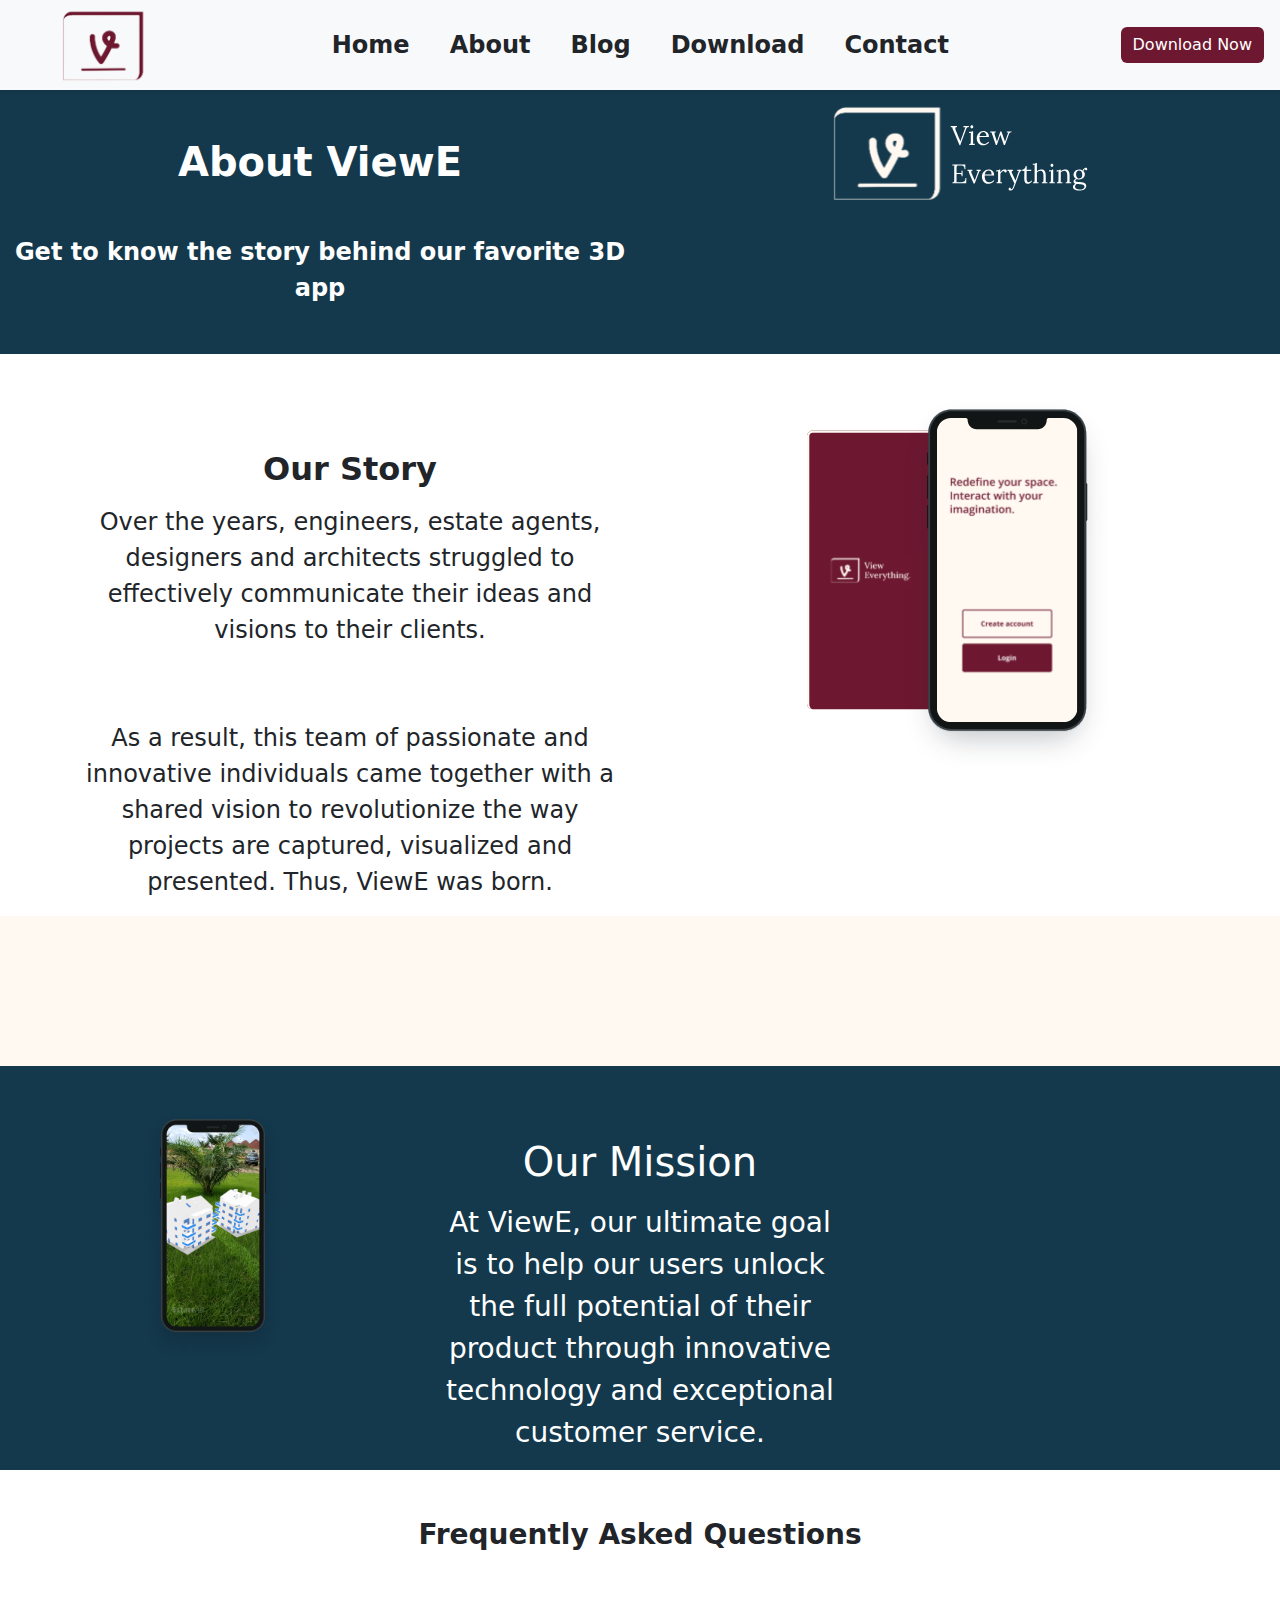
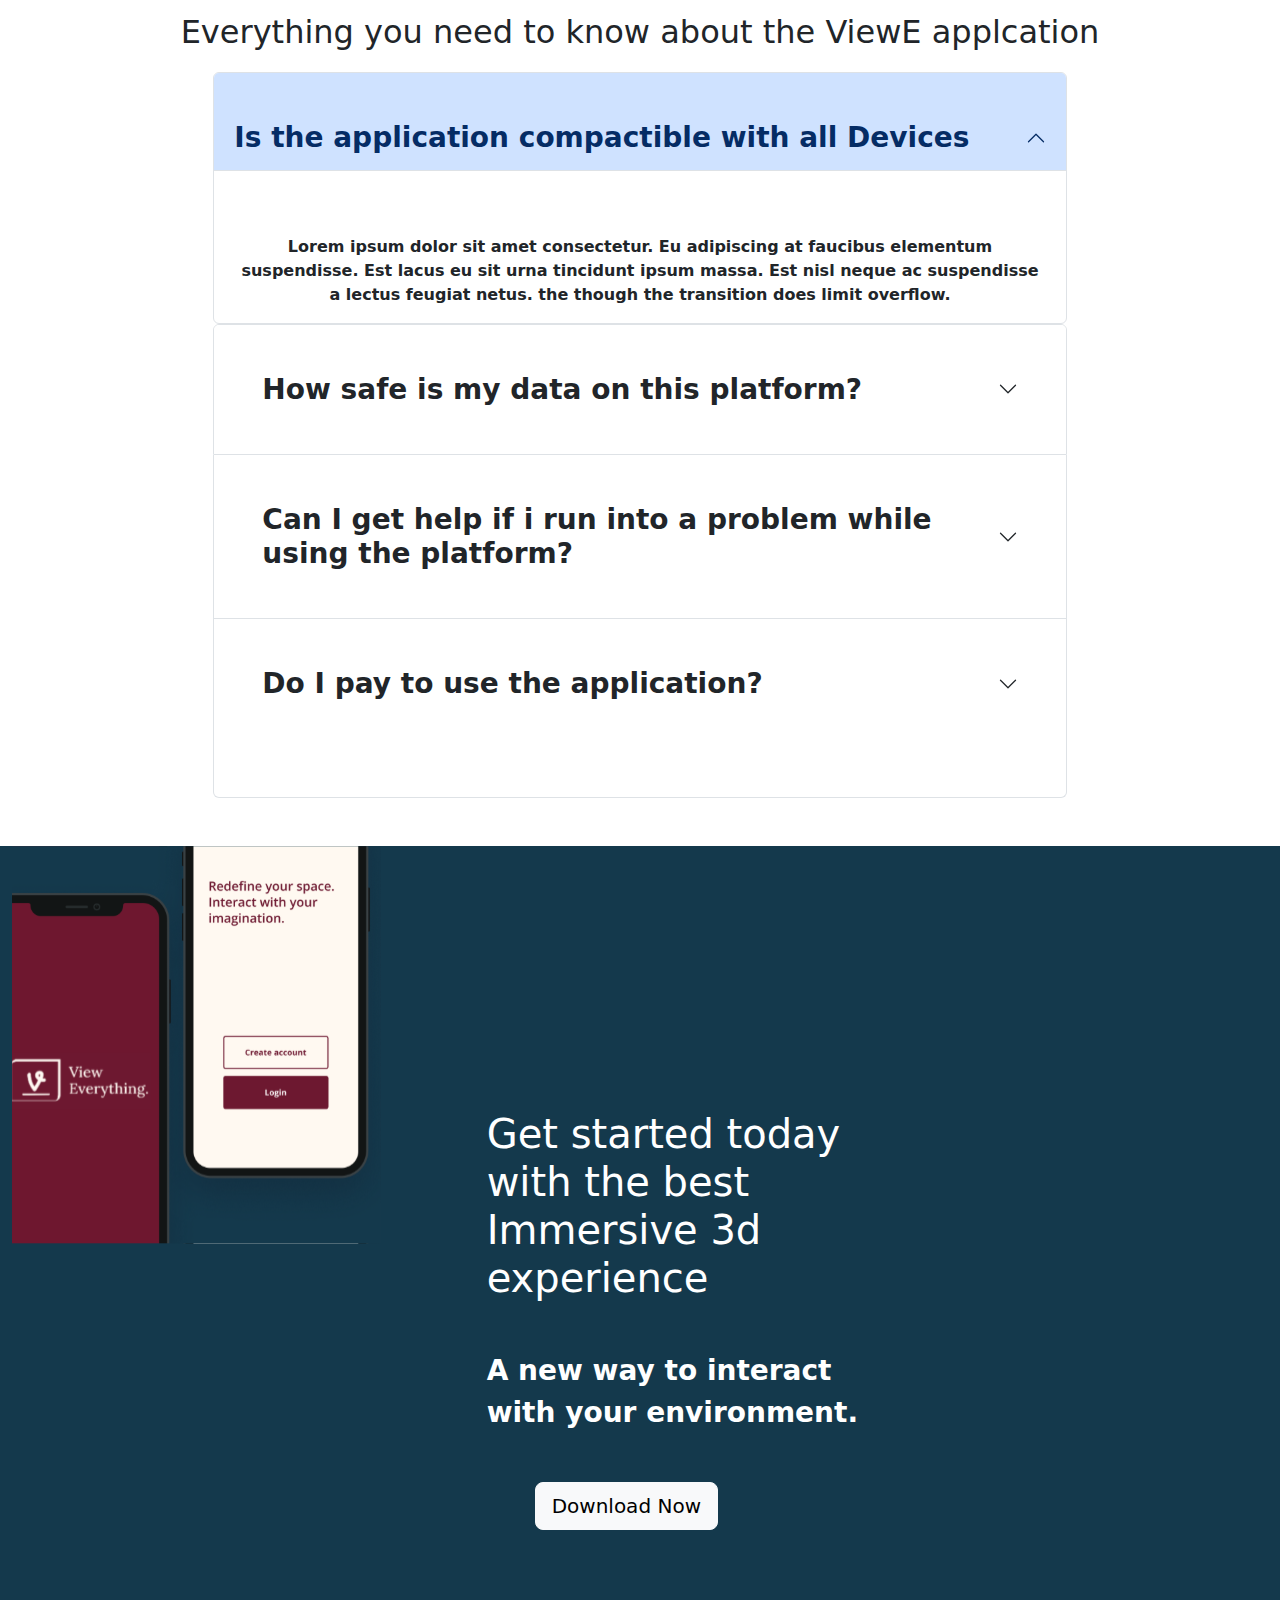
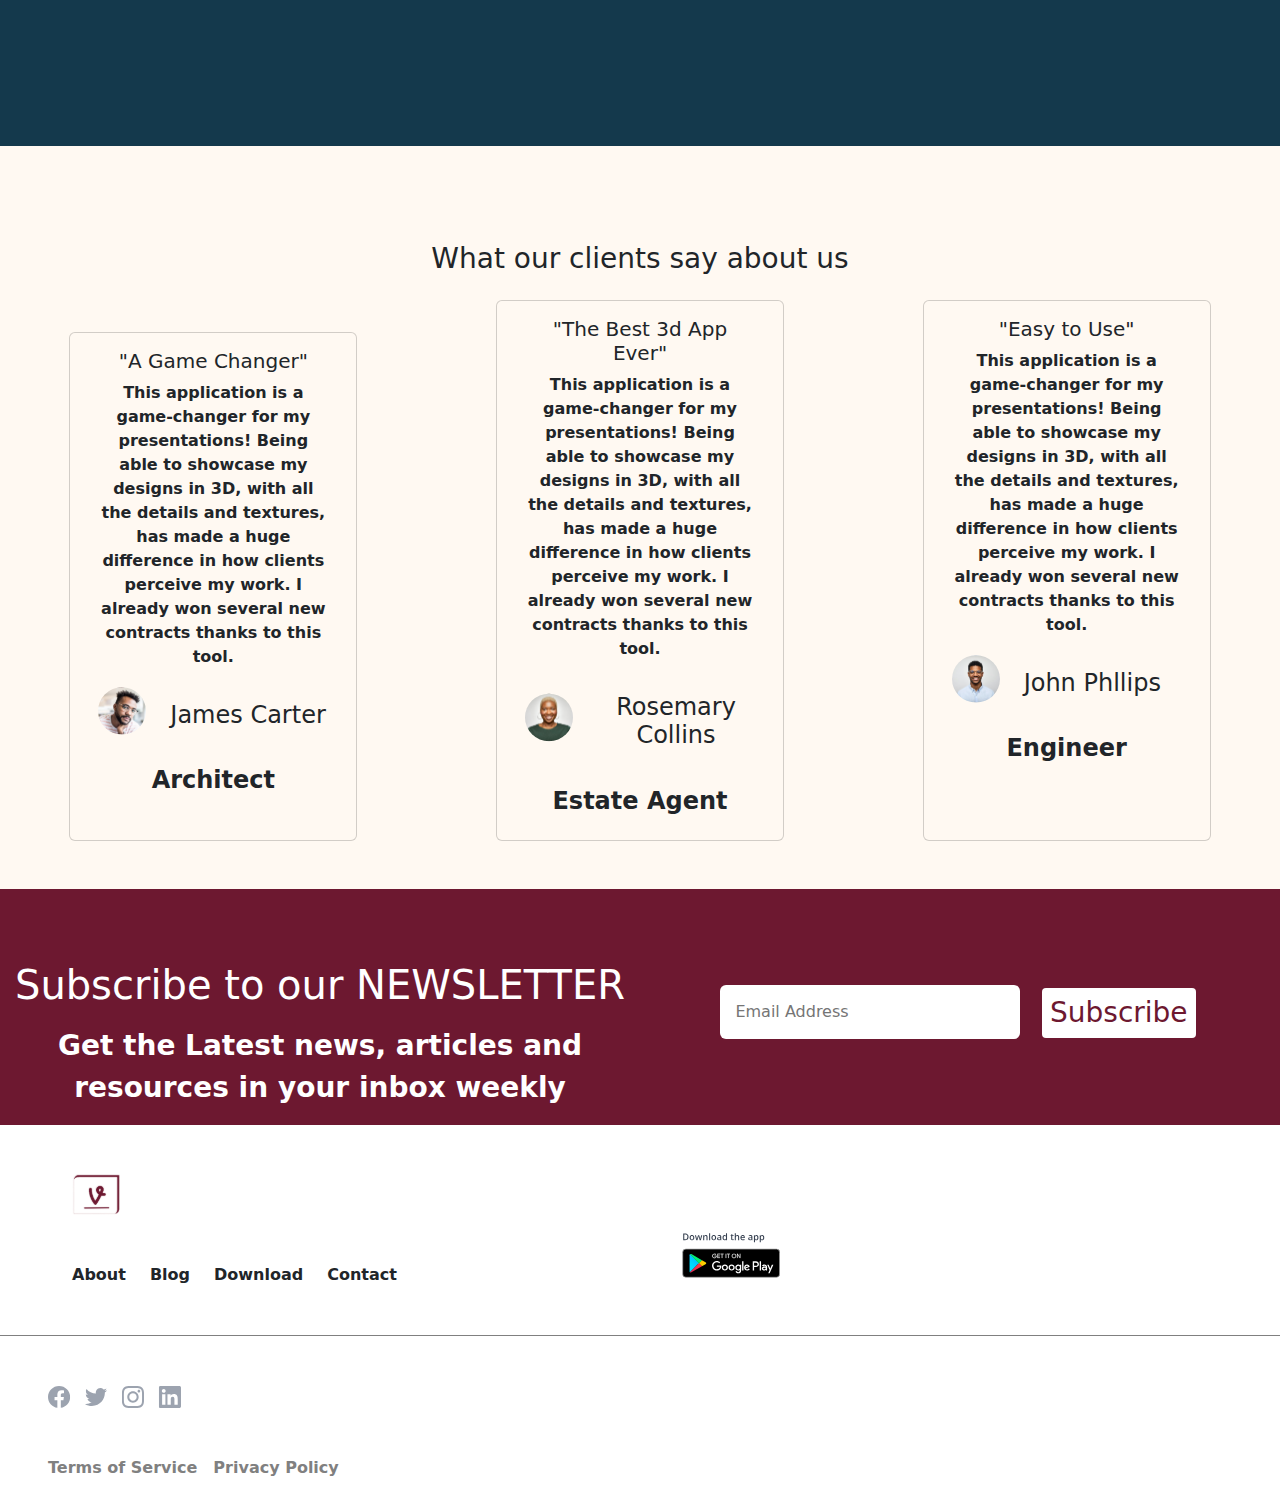
<file: about.html>
<!DOCTYPE html>
<html lang="en">
<head>
    <meta charset="UTF-8">
    <meta name="viewport" content="width=device-width, initial-scale=1.0">
    <title>Document</title>
    <link rel="stylesheet" href="https://cdn.jsdelivr.net/npm/bootstrap@5.3.2/dist/css/bootstrap.min.css">
    <link rel="stylesheet" href="style.css">
</head>
<body>
    <header>
        <nav class="navbar navbar-expand-lg bg-body-tertiary shadow-sm">
          <div class="container-fluid">
            <img src="Img/image 17.svg" alt="Logo" class="me-5 ms-lg-5 img-fluid ">
            <button class="navbar-toggler" type="button" data-bs-toggle="collapse" data-bs-target="#navbarNavDropdown"
              aria-controls="navbarNavDropdown" aria-expanded="false" aria-label="Toggle navigation">
              <span class="navbar-toggler-icon"></span>
            </button>
            <div class="collapse navbar-collapse" id="navbarNavDropdown">
              <ul class="navbar-nav mx-auto gap-3 gap-lg-4">
                <li class="nav-item ">
                  <a class="nav-link active ms-lg-5 fs-4 link-dark home" href="index.html">Home</a>
                </li>
                <li class="nav-item ">
                  <a class="nav-link fs-4 link-dark home" href="about.html">About</a>
                </li>
                <li class="nav-item ">
                  <a class="nav-link fs-4 link-dark home" href="blog.html">Blog</a>
                </li>
                <li class="nav-item ">
                  <a class="nav-link fs-4 link-dark home" href="download.html">Download</a>
                </li>
                <li class="nav-item ">
                  <a class="nav-link fs-4 link-dark home" href="contact.html">Contact</a>
                </li>
              </ul>
              <button type="button" class="btn btn-secondary ms-auto me-1 border-0 text-center"
                style="background-color: #6d1830;">Download Now</button>
            </div>
          </div>
        </nav>
      </header>
    
      <main>
    
        <section class="container-fluid">
          <div class="row text-center" style="background-color: rgb(20,57,76);">
            <div class="col-lg-6 mx-auto">
              <h3 class="text-white fw-bold my-lg-5 fs-1 my-3">About ViewE</h3>
              <p class="text-white fw-bold my-lg-5 fs-4">Get to know the story behind our favorite 3D app</p>
            </div>
            <div class="col-lg-6">
              <img src="Img/Frame 40651.svg" alt="" class="my-3 mx-auto col-5">
            </div>
          </div>
        </section>
    
        <section class="container-fluid h-200 ">
          <div class="row mx-auto text-center">
            <div class="col-lg-6 mt-lg-5 ">
              <h3 class="fs-2 fs-lg-2 fw-bold mx-auto mt-5 ms-lg-5">Our Story</h3>
    
              <p class="fs-4 fs-lg-3 mx-auto mt-3 ms-lg-5">Over the years, engineers, estate agents, designers and
                architects struggled to effectively communicate their ideas and visions to their clients. <br><br><br>As a
                result, this team of passionate and innovative individuals came together with a shared vision to
                revolutionize the way projects are captured, visualized and presented. Thus, ViewE was born.</p>
            </div>
    
            <div class="col-lg-6 ">
              <img src="Img/Group 15.svg" alt="Hand&Houses" class="col-10 col-lg-6 ms-2 mt-5">
            </div>
          </div>
        </section>
    
    
        <section class="container-fluid" style="background-color: rgb(255,249,242); padding-top: 150px;">
          <div class="row d-flex no-gutters text-center px-auto" style="background-color: rgb(20,57,76);">
    
            <div class="text-center col-lg-4 order-lg-2 mt-4">
              <h3 class="fs-1 text-white mt-5">Our Mission</h3>
              <p class="text-white my-3 fs-3">At ViewE, our ultimate goal is to help our users unlock the full potential of
                their product through innovative technology and exceptional customer service.</p>
            </div>
    
            <div class="col-lg-4 order-lg-1">
              <img src="Img/Yes.png" alt="iphone" class="col-12 col-lg-4 mt-5 img-fluid">
            </div>
    
          </div>
        </section>
    
        <section class="text-center">
          <h3 class="fs-3 fw-bold py-5">Frequently Asked Questions</h3>
          <p class="fs-2">Everything you need to know about the ViewE applcation</p>
    
          <div class="accordion text-center col-8 mx-auto " id="accordionExample">
            <div class="accordion-item">
              <h2 class="accordion-header">
                <button class="accordion-button fs-3 fw-bold pt-lg-5 mb-5" type="button" data-bs-toggle="collapse"
                  data-bs-target="#collapseOne" aria-expanded="true" aria-controls="collapseOne">
                  Is the application compactible with all Devices
                </button>
              </h2>
              <div id="collapseOne" class="accordion-collapse collapse show" data-bs-parent="#accordionExample">
                <div class="accordion-body">
                  <strong>Lorem ipsum dolor sit amet consectetur. Eu adipiscing at faucibus elementum suspendisse. Est lacus
                    eu sit urna tincidunt ipsum massa. Est nisl neque ac suspendisse a lectus feugiat netus. the though the
                    transition does limit overflow.
                </div>
              </div>
            </div>
            <div class="accordion-item">
              <h2 class="accordion-header">
                <button class="accordion-button collapsed fs-3 fw-bold p-lg-5" type="button" data-bs-toggle="collapse"
                  data-bs-target="#collapseTwo" aria-expanded="false" aria-controls="collapseTwo">
                  How safe is my data on this platform?
                </button>
              </h2>
              <div id="collapseTwo" class="accordion-collapse collapse" data-bs-parent="#accordionExample">
                <div class="accordion-body">
                  <strong>How safe is my data on this platform?</strong>
                </div>
              </div>
            </div>
            <div class="accordion-item">
              <h2 class="accordion-header">
                <button class="accordion-button collapsed fs-3 fw-bold p-lg-5" type="button" data-bs-toggle="collapse"
                  data-bs-target="#collapseThree" aria-expanded="false" aria-controls="collapseThree">
                  Can I get help if i run into a problem while using the platform?
                </button>
              </h2>
              <div id="collapseThree" class="accordion-collapse collapse" data-bs-parent="#accordionExample">
                <div class="accordion-body">
                  <strong> Can I get help if i run into a problem while using the platform?</strong> 
                </div>
              </div>
            </div>
            <div class="accordion-item">
              <h2 class="accordion-header">
                <button class="accordion-button collapsed fs-3 fw-bold p-lg-5 mb-5" type="button" data-bs-toggle="collapse"
                  data-bs-target="#collapseTwo" aria-expanded="false" aria-controls="collapseTwo">
                  Do I pay to use the application?
                </button>
              </h2>
              <div id="collapseTwo" class="accordion-collapse collapse" data-bs-parent="#accordionExample">
                <div class="accordion-body">
                  <strong>Do I pay to use the application?</strong> 
                </div>
              </div>
            </div>
    
          </div>
        </section>
    
        <section class="container-fluid mt-5">
    
          <div class="row mt-4" style="background-color: rgb(20,57,76); height: 100vh;">
    
            <div class="col-lg-4">
              <img src="Img/image 15.svg" alt="iphone" class="col-11 m-0 img-fluid">
            </div>
    
            <div class=" col-lg-4 ms-lg-5 my-auto mx-auto ms-lg-5">
              <h3 class="fs-1 text-white mt-5">Get started today with the best Immersive 3d experience</h3>
              <p class="text-white my-3 fs-3 my-5">A new way to interact with your environment.</p>
              <button type="button" class="btn btn-light btn-lg ms-5">Download Now</button>
            </div>
    
    
          </div>
    
        </section>
    
    
        <section class="container-fluid">
    
          <div class="row py-5" style="background-color: #fff9f2;">
    
            <h3 class=" mt-5 text-center">What our clients say about us</h3>
    
    
            <div class="card text-center mx-auto mt-5 " style="width: 18rem; background-color: #fff9f2;">
              <div class="card-body ">
                <h5 class="card-title">"A Game Changer"</h5>
                <p class="card-text"> This application is a game-changer for my presentations! Being able to showcase my
                  designs in 3D, with all the details and textures, has made a huge difference in how clients perceive my
                  work. I already won several new contracts thanks to this tool.</p>
                <div class="d-flex">
                  <img src="Img/Ellipse 1.svg" alt="">
                  <h4 class="ms-4 mt-3">James Carter</h4> <br>
                </div>
                <h4 class="fw-bold"> <br>Architect</h4>
              </div>
            </div>
    
            <div class="card text-center mx-auto mt-3" style="width: 18rem; background-color: #fff9f2;">
              <div class="card-body">
                <h5 class="card-title">"The Best 3d App Ever"</h5>
                <p class="card-text"> This application is a game-changer for my presentations! Being able to showcase my
                  designs in 3D, with all the details and textures, has made a huge difference in how clients perceive my
                  work. I already won several new contracts thanks to this tool.</p>
                <div class="d-flex">
                  <img src="Img/Ellipse 1-1.svg" alt="">
                  <h4 class="ms-4 mt-3">Rosemary Collins</h4> <br>
                </div>
                <h4 class="fw-bold"> <br>Estate Agent</h4>
              </div>
            </div>
    
            <div class="card text-center mx-auto mt-3 col-lg-4" style="width: 18rem; background-color: #fff9f2;">
              <div class="card-body">
                <h5 class="card-title">"Easy to Use"</h5>
                <p class="card-text"> This application is a game-changer for my presentations! Being able to showcase my
                  designs in 3D, with all the details and textures, has made a huge difference in how clients perceive my
                  work. I already won several new contracts thanks to this tool.</p>
                <div class="d-flex">
                  <img src="Img/Ellipse 1-2.svg" alt="">
                  <h4 class="ms-4 mt-3">John Phllips</h4> <br>
                </div>
                <h4 class="fw-bold"> <br>Engineer</h4>
              </div>
            </div>
    
          </div>
        </section>
    
    
        <div class="container-fluid">
          <div class="row text-center " style="background-color: rgb(109,24,48);">
    
            <div class="text-center col-lg-6 mt-4 my-auto">
              <h3 class="fs-1 text-white mt-5">Subscribe to our NEWSLETTER</h3>
              <p class="text-white my-3 fs-3"> Get the Latest news, articles and resources in your inbox weekly</p>
            </div>
    
            <div class="col-lg-6 mt-3 my-auto mt-lg-5">
    
              <input type="text" placeholder="Email Address" class="rounded border-0 mt-lg-5"
                style="width: 300px; height: 6vh; padding: 15px;">
    
    
              <button type="button"
                class="btn btn-secondary btn-sm  me-1 border-0 text-center fs-3 mt-3 mt-lg-0 ms-lg-3 mb-5 mb-lg-0"
                style="background-color: white; color: #6d1830;">Subscribe</button>
            </div>
    
          </div>
        </div>
    
        <footer>
          <div class="container-fluid">
            <div class="row ms-lg-5">
    
              <div class="col-6">
                <img src="Img/image 17.svg" alt="" class="mt-5 col-5 col-lg-1">
    
                <div class="d-flex gap-4 fw-bold my-5">
                  <span>About</span>
                  <span>Blog</span>
                  <span>Download</span>
                  <span>Contact</span>
                </div>
              </div>
    
              <div class="col-6 mx-auto my-lg-auto">
                <img src="Img/Download.svg" alt="" class="col-10 col-lg-2 mt-lg-5">
              </div>
            </div>
    
          </div>
    
          <div style="border-top: 1px solid grey; padding-top: 50px;">
            <div class="col-lg-5">
              <img src="Img/Icons.svg" alt="" class="col-6 col-lg-3 mb-5 ms-lg-5">
            </div>
    
            <div class="col-lg-5 d-flex g-5 ms-lg-5 ">
              <p class="me-3 fw-bold " style="color: grey;">Terms of Service</p>
              <p class=" fw-bold" style="color: grey;"> Privacy Policy</p>
            </div>
          </div>
        </footer>
    
    
    
      </main>
    
      <script src="https://cdn.jsdelivr.net/npm/bootstrap@5.3.2/dist/js/bootstrap.bundle.min.js"></script>
</body>
</html>
</file>
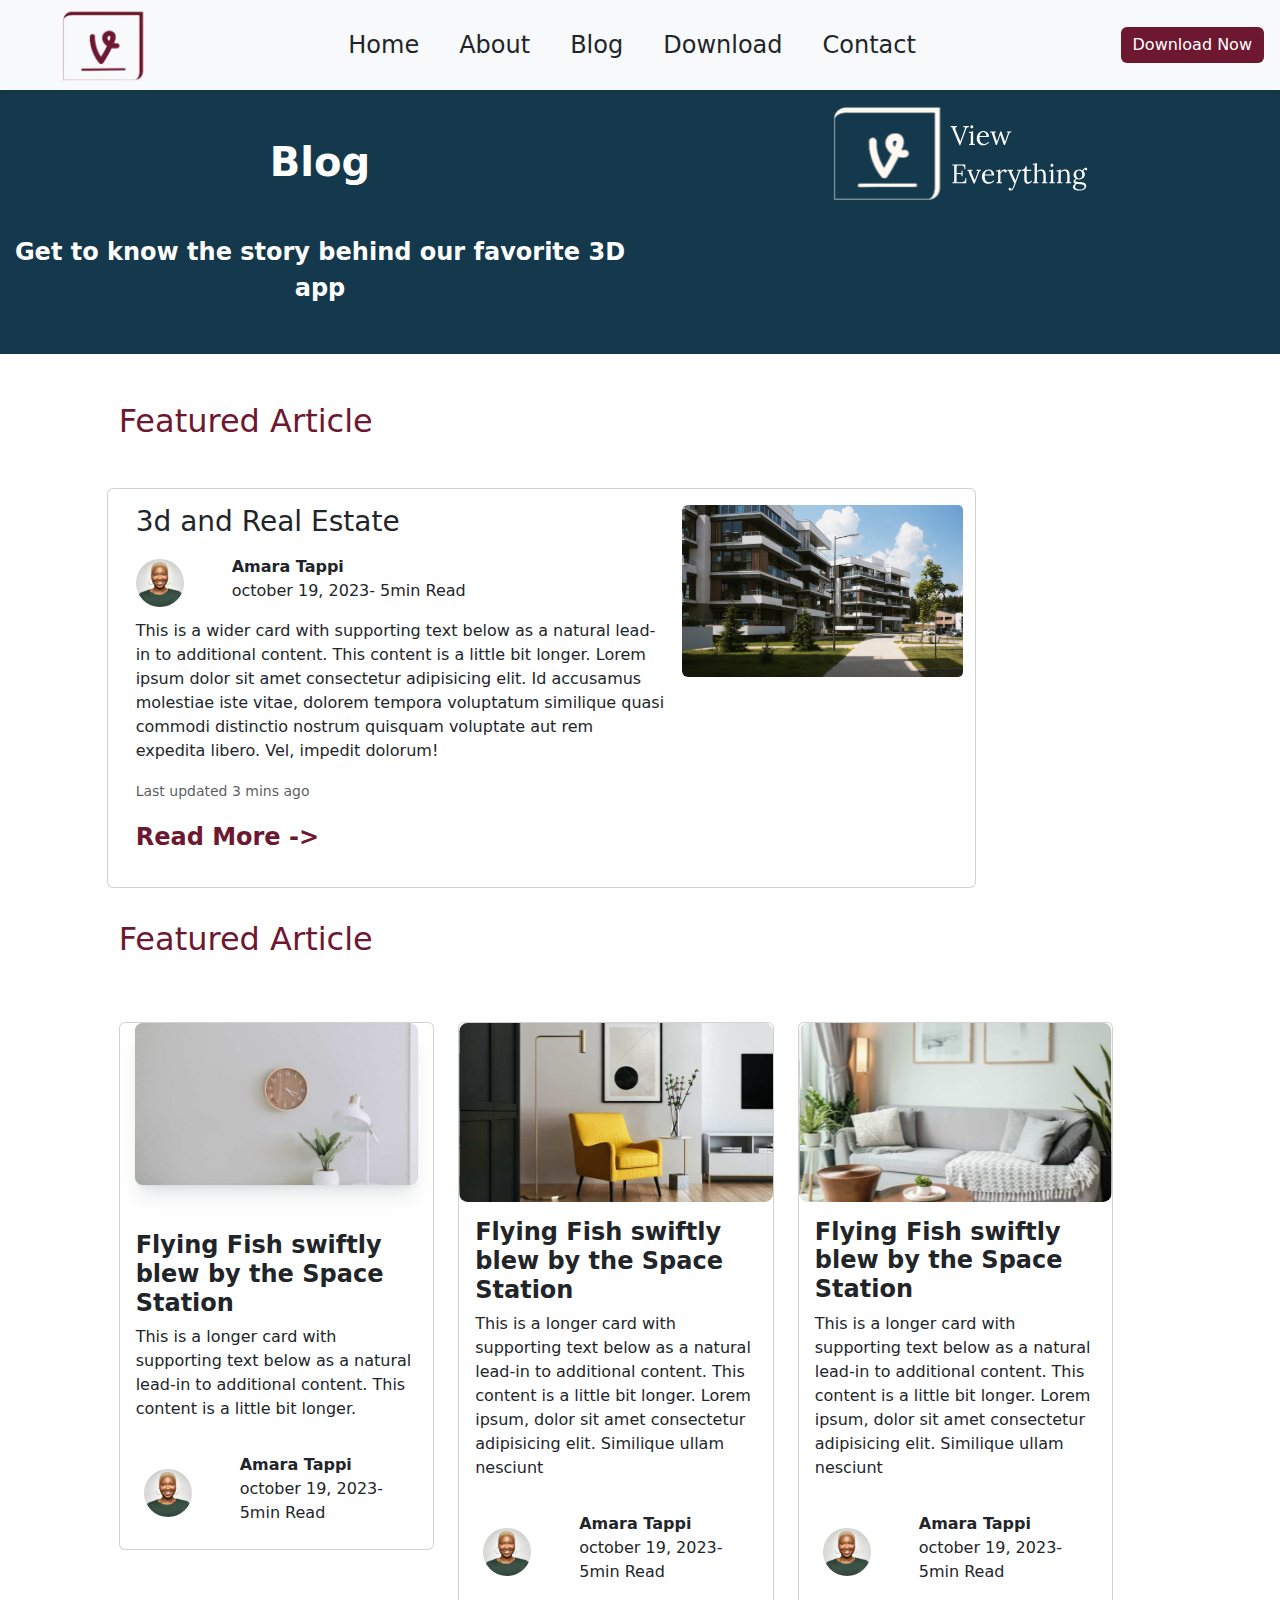
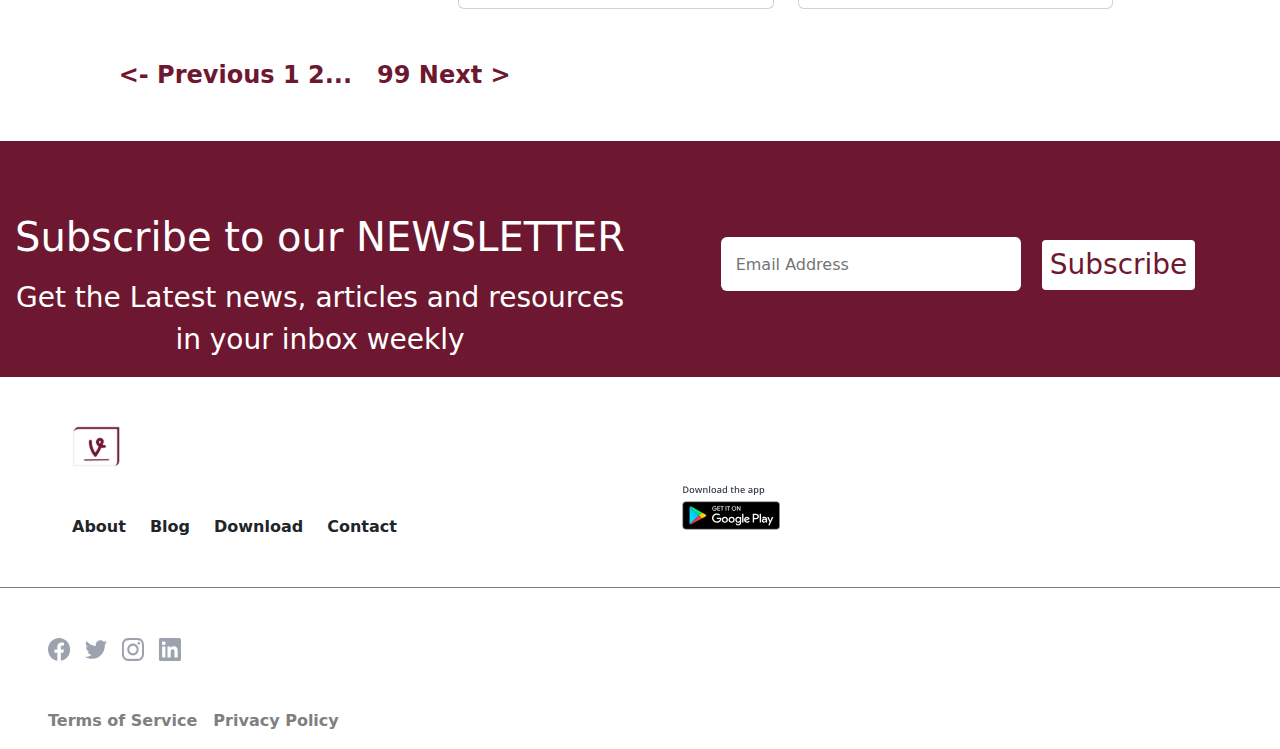
<file: blog.html>
<!DOCTYPE html>
<html lang="en">
<head>
    <meta charset="UTF-8">
    <meta name="viewport" content="width=device-width, initial-scale=1.0">
    <title>Document</title>
    <link rel="stylesheet" href="style.css">
    <link rel="stylesheet" href="https://cdn.jsdelivr.net/npm/bootstrap@5.3.2/dist/css/bootstrap.min.css">
</head>
<body>
    <header>
        <nav class="navbar navbar-expand-lg bg-body-tertiary shadow-sm">
            <div class="container-fluid">
              <img src="Img/image 17.svg" alt="Logo" class="me-5 ms-lg-5 img-fluid ">
              <button class="navbar-toggler" type="button" data-bs-toggle="collapse" data-bs-target="#navbarNavDropdown" aria-controls="navbarNavDropdown" aria-expanded="false" aria-label="Toggle navigation">
                <span class="navbar-toggler-icon"></span>
              </button>
              <div class="collapse navbar-collapse" id="navbarNavDropdown">
                <ul class="navbar-nav mx-auto gap-3 gap-lg-4">
                  <li class="nav-item ">
                    <a class="nav-link active ms-lg-5 fs-4 link-dark home"  href="index.html">Home</a>
                  </li>
                  <li class="nav-item ">
                    <a class="nav-link fs-4 link-dark home" href="about.html">About</a>
                  </li>
                  <li class="nav-item ">
                    <a class="nav-link fs-4 link-dark home" href="blog.html">Blog</a>
                  </li>
                  <li class="nav-item ">
                    <a class="nav-link fs-4 link-dark home" href="download.html">Download</a>
                  </li>
                  <li class="nav-item ">
                    <a class="nav-link fs-4 link-dark home" href="contact.html">Contact</a>
                  </li>
                </ul>
                <button type="button" class="btn btn-secondary ms-auto me-1 border-0 text-center" style="background-color: #6d1830;">Download Now</button>
              </div>
            </div>
          </nav>
        </header>
    
          <main>
            
            <section class="container-fluid">
                <div class="row text-center" style="background-color: rgb(20,57,76);">
                    <div class="col-lg-6 mx-auto">
                        <h3 class="text-white fw-bold my-lg-5 fs-1 my-3">Blog</h3>
                        <p class="text-white fw-bold my-lg-5 fs-4">Get to know the story behind our favorite 3D app</p>
                    </div>
                    <div class="col-lg-6">
                        <img src="Img/Frame 40651.svg" alt="" class="my-3 mx-auto col-5">
                    </div>
                </div>
            </section>

            <section class="container-fluid mx-auto col-10" >
                <div class="row col-10">
                    <h3 class=" fs-2 my-5" style="color: #6d1830;">Featured Article</h3>
                    
                    <div class="card mb-3 ">
                        <div class="row g-0">
                          
                          <div class="col-md-8 col-12">
                            <div class="card-body">
                              <h3 class="card-title">3d and Real Estate </h3>
                              <div class="d-flex ">
                                <img src="Img/Ellipse 1-1.svg" alt="">
                                <p class="ms-2 ms-lg-5  mt-lg-2"> <b>Amara Tappi</b> <br> october 19, 2023- 5min Read</p>
                              </div>
                              <p class="card-text">This is a wider card with supporting text below as a natural lead-in to additional content. This content is a little bit longer. Lorem ipsum dolor sit amet consectetur adipisicing elit. Id accusamus molestiae iste vitae, dolorem tempora voluptatum similique quasi commodi distinctio nostrum quisquam voluptate aut rem expedita libero. Vel, impedit dolorum!</p>
                              <p class="card-text"><small class="text-body-secondary">Last updated 3 mins ago</small></p>
                              <p class="fs-4 fw-bold" style="color: #6d1830;"> Read More -></p>
                            </div>
                        
                          </div>

                          <div class="col-md-4">
                            <img src="Img/image 39.svg" class="img-fluid rounded-start my-3" alt="...">
                          </div>
                        </div>
                      </div>

                </div>

            </section>

            <section class="container-fluid mx-auto col-10" >
                <div class="row col-12">
                    <h3 class=" fs-2 my-3" style="color: #6d1830;">Featured Article</h3>
                    
                    <div class="row g-4">
                        <div class=" col-lg-4">
                            <div class="card">
                              <img src="Img/Image.svg" class="card-img-top" alt="...">
                              <div class="card-body">
                                <h5 class="card-title fs-4 fw-bold">Flying Fish swiftly blew by the Space Station</h5>
                                <p class="card-text">This is a longer card with supporting text below as a natural lead-in to additional content. This content is a little bit longer.</p>
                              </div>
                              <div class="d-flex p-2 ms-lg-3">
                                <img src="Img/Ellipse 1-1.svg" alt="">
                                <p class="ms-2 ms-lg-5  mt-lg-2"> <b>Amara Tappi</b> <br> october 19, 2023- 5min Read</p>
                              </div>
                            </div>
                          </div>
                        <div class=" col-lg-4">
                          <div class="card">
                            <img src="Img/unsplash__HqHX3LBN18.svg" class="card-img-top" alt="...">
                            <div class="card-body">
                              <h5 class="card-title fs-4 fw-bold">Flying Fish swiftly blew by the Space Station</h5>
                              <p class="card-text">This is a longer card with supporting text below as a natural lead-in to additional content. This content is a little bit longer. Lorem ipsum, dolor sit amet consectetur adipisicing elit. Similique ullam nesciunt</p>
                            </div>
                            <div class="d-flex p-2 ms-lg-3">
                                <img src="Img/Ellipse 1-1.svg" alt="">
                                <p class="ms-2 ms-lg-5  mt-lg-2"> <b>Amara Tappi</b> <br> october 19, 2023- 5min Read</p>
                              </div>
                          </div>
                        </div>
                        <div class=" col-lg-4">
                          <div class="card">
                            <img src="Img/unsplash_OtXADkUh3-I.svg" class="card-img-top" alt="...">
                            <div class="card-body">
                              <h5 class="card-title fs-4 fw-bold">Flying Fish swiftly blew by the Space Station</h5>
                              <p class="card-text">This is a longer card with supporting text below as a natural lead-in to additional content. This content is a little bit longer. Lorem ipsum, dolor sit amet consectetur adipisicing elit. Similique ullam nesciunt</p>
                            </div>
                            <div class="d-flex p-2 ms-lg-3">
                                <img src="Img/Ellipse 1-1.svg" alt="">
                                <p class="ms-2 ms-lg-5  mt-lg-2"> <b>Amara Tappi</b> <br> october 19, 2023- 5min Read</p>
                              </div>
                          </div>
                        </div>
                      </div>

                    <p class="fs-4 fw-bold my-5" style="color: #6d1830;"> <- Previous 1 2... &nbsp;&nbsp;99 Next > </p> 
                </div>

            </section>
            

            <div class="container-fluid">
                <div class="row text-center " style="background-color: rgb(109,24,48);">
      
                  <div class="text-center col-lg-6 mt-4 my-auto">
                      <h3 class="fs-1 text-white mt-5">Subscribe to our NEWSLETTER</h3>
                      <p class="text-white my-3 fs-3">  Get the Latest news, articles and resources in your inbox weekly</p>
                  </div>
                
                  <div class="col-lg-6 mt-3 my-auto mt-lg-5">
                    
                    <input type="text" placeholder="Email Address" class="rounded border-0 mt-lg-5" style="width: 300px; height: 6vh; padding: 15px;">
      
                
                    <button type="button" class="btn btn-secondary btn-sm  me-1 border-0 text-center fs-3 mt-3 mt-lg-0 ms-lg-3 mb-5 mb-lg-0" style="background-color: white; color: #6d1830;">Subscribe</button>
                  </div>
                
                 </div>
               </div>
      
               <footer>
                <div class="container-fluid">
                  <div class="row ms-lg-5">
      
                    <div class="col-6">
                      <img src="Img/image 17.svg" alt="" class="mt-5 col-5 col-lg-1">
      
                    <div class="d-flex gap-4 fw-bold my-5">
                      <span>About</span>
                      <span>Blog</span>
                      <span>Download</span>
                      <span>Contact</span>
                    </div>
                  </div> 
      
                  <div class="col-6 mx-auto my-lg-auto" >
                    <img src="Img/Download.svg" alt="" class="col-10 col-lg-2 mt-lg-5">
                  </div>
                </div>
                  
              </div>
      
              <div  style="border-top: 1px solid grey; padding-top: 50px;">
                  <div class="col-lg-5">
                  <img src="Img/Icons.svg" alt="" class="col-6 col-lg-3 mb-5 ms-lg-5">
                  </div>
      
                  <div class="col-lg-5 d-flex g-5 ms-lg-5 ">
                      <p class="me-3 fw-bold " style="color: grey;">Terms of Service</p>
                      <p class=" fw-bold" style="color: grey;"> Privacy Policy</p>
                  </div>
              </div>
              </footer>

        </main>
        <script src="https://cdn.jsdelivr.net/npm/bootstrap@5.3.2/dist/js/bootstrap.bundle.min.js"></script>
</body>
</html>
</body>
</html>
</file>
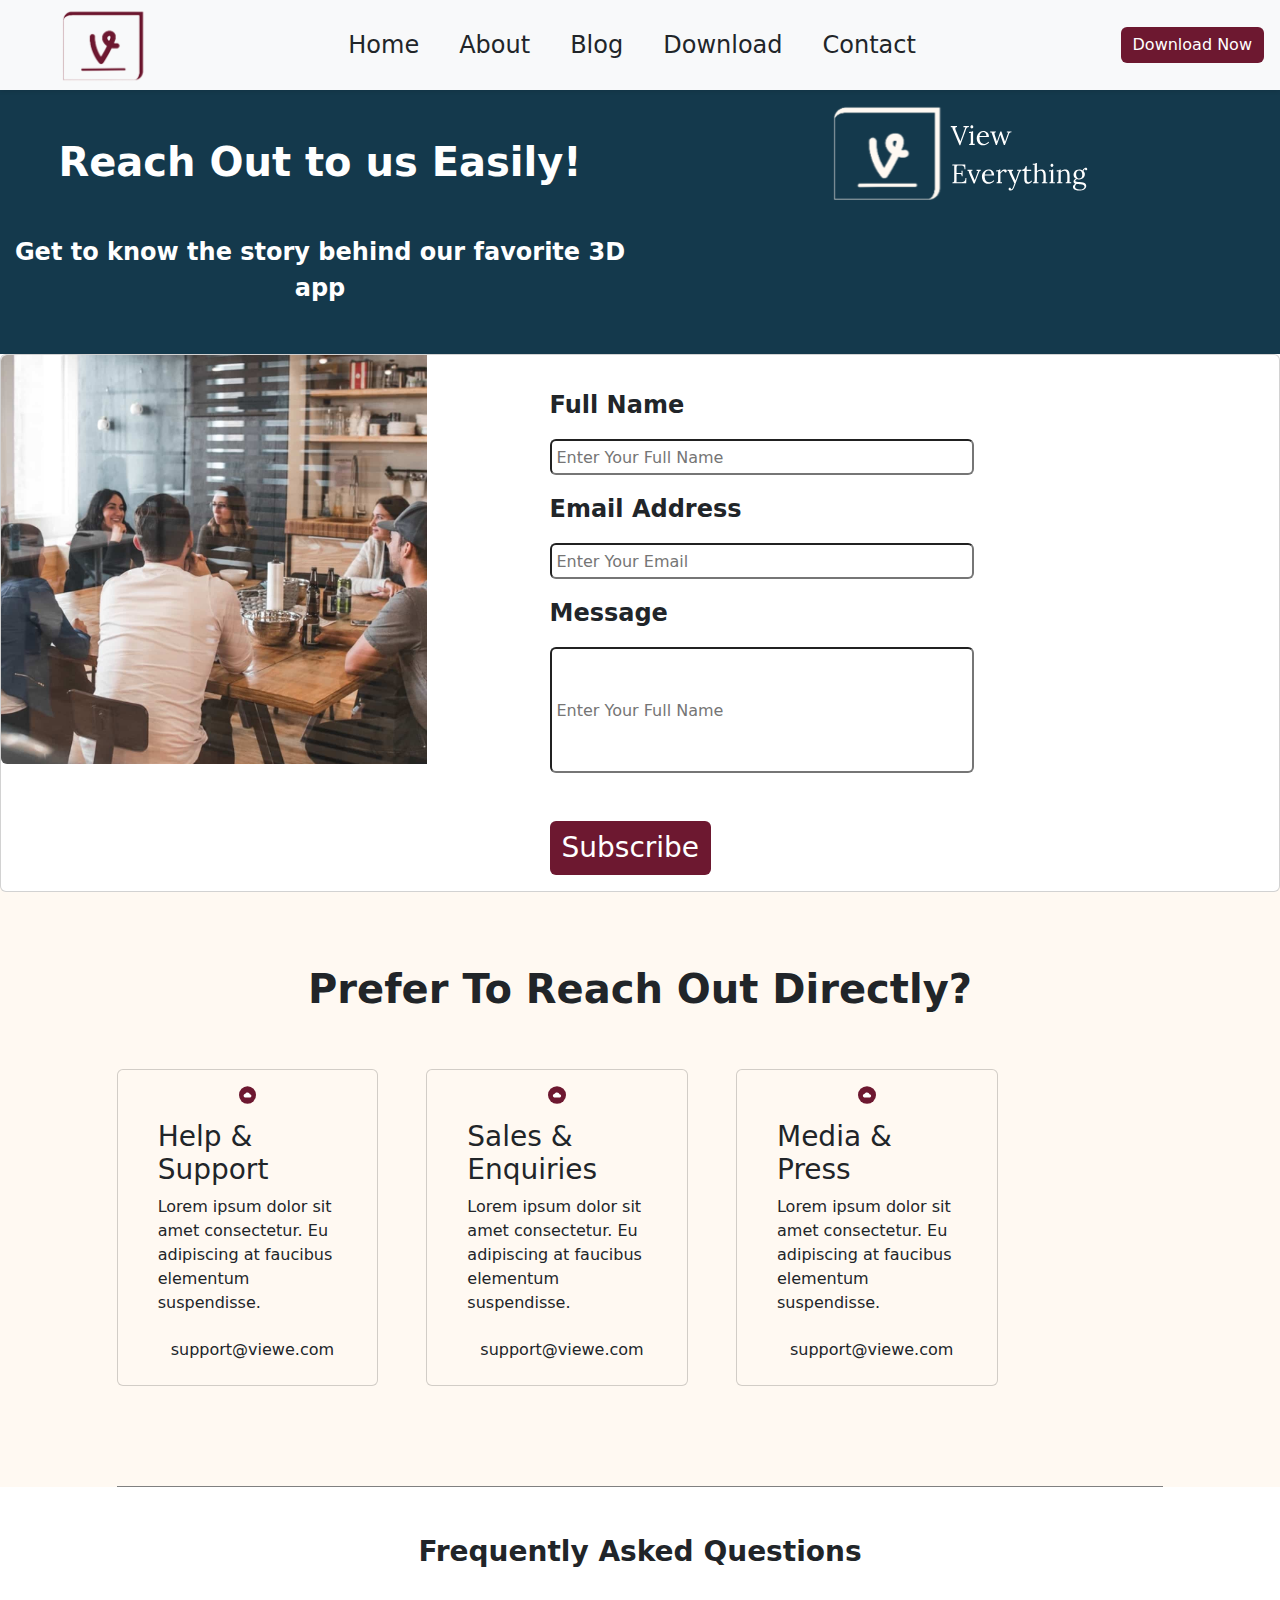
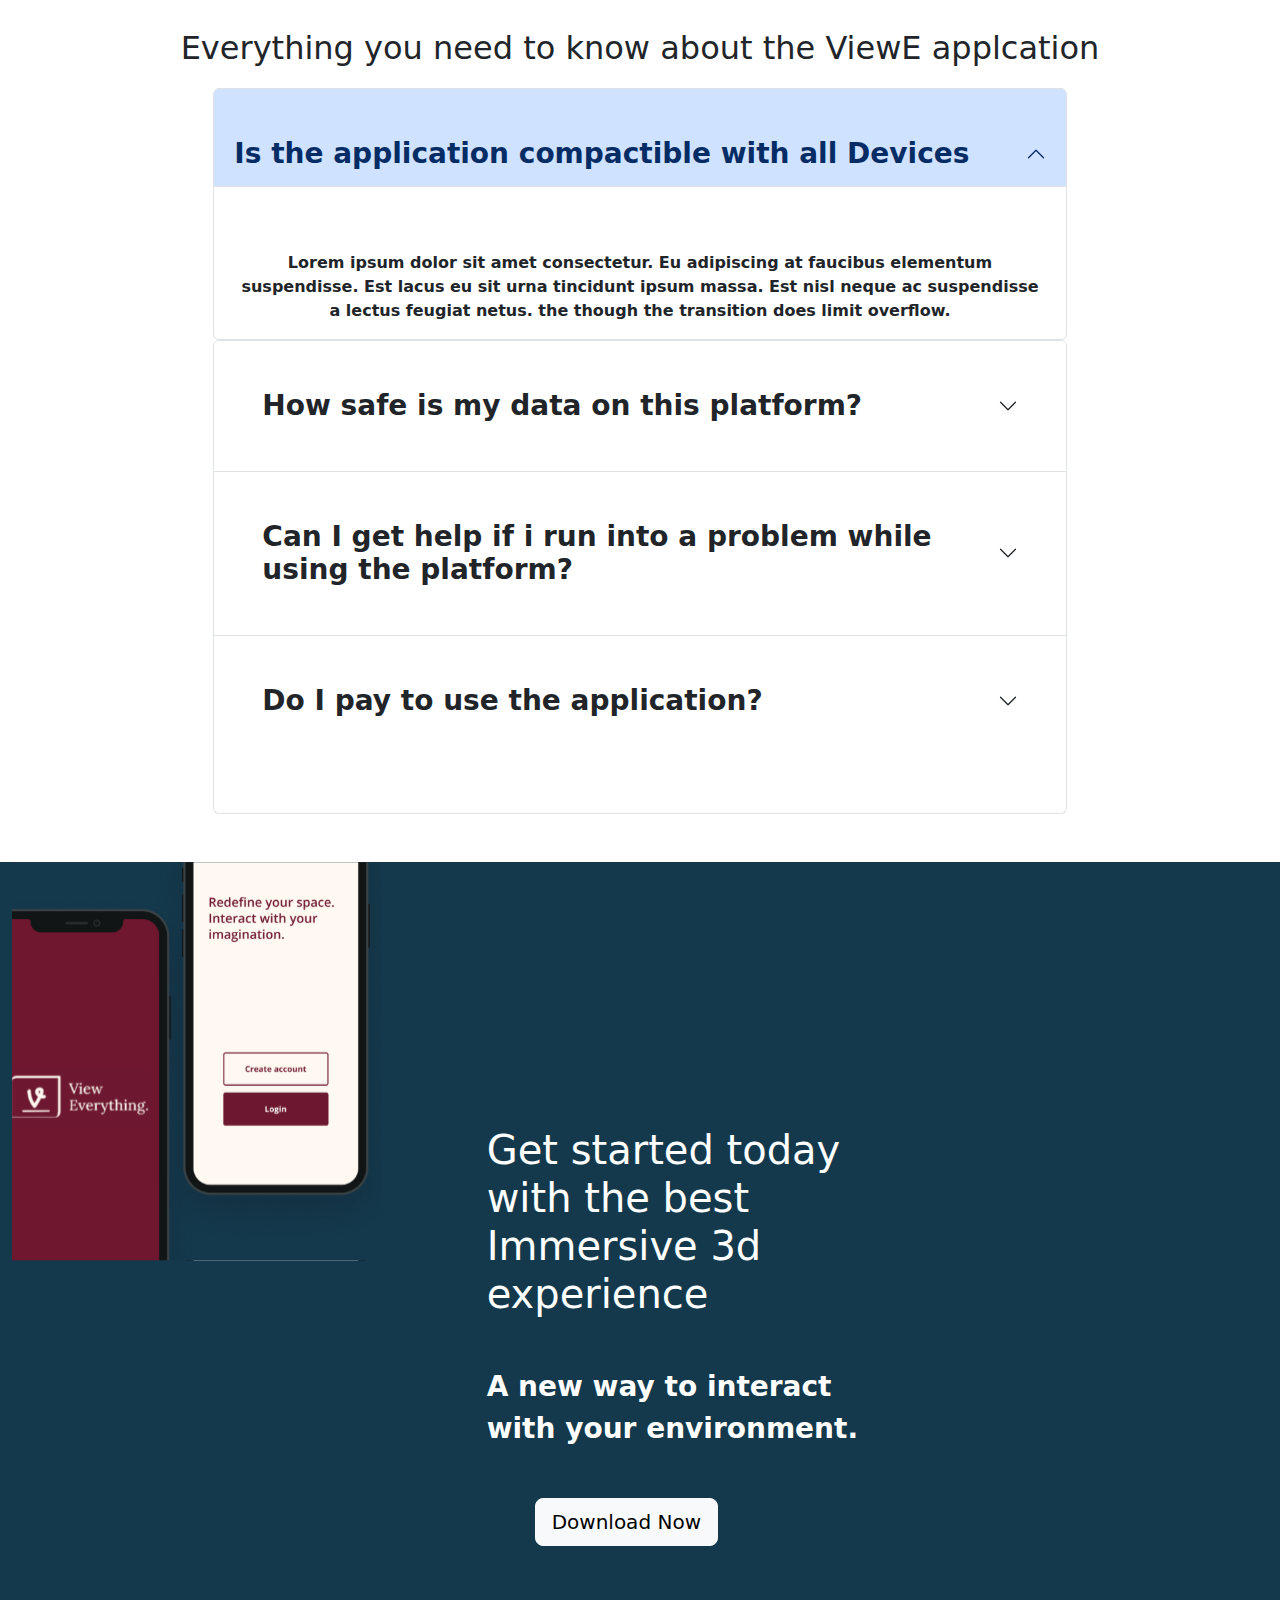
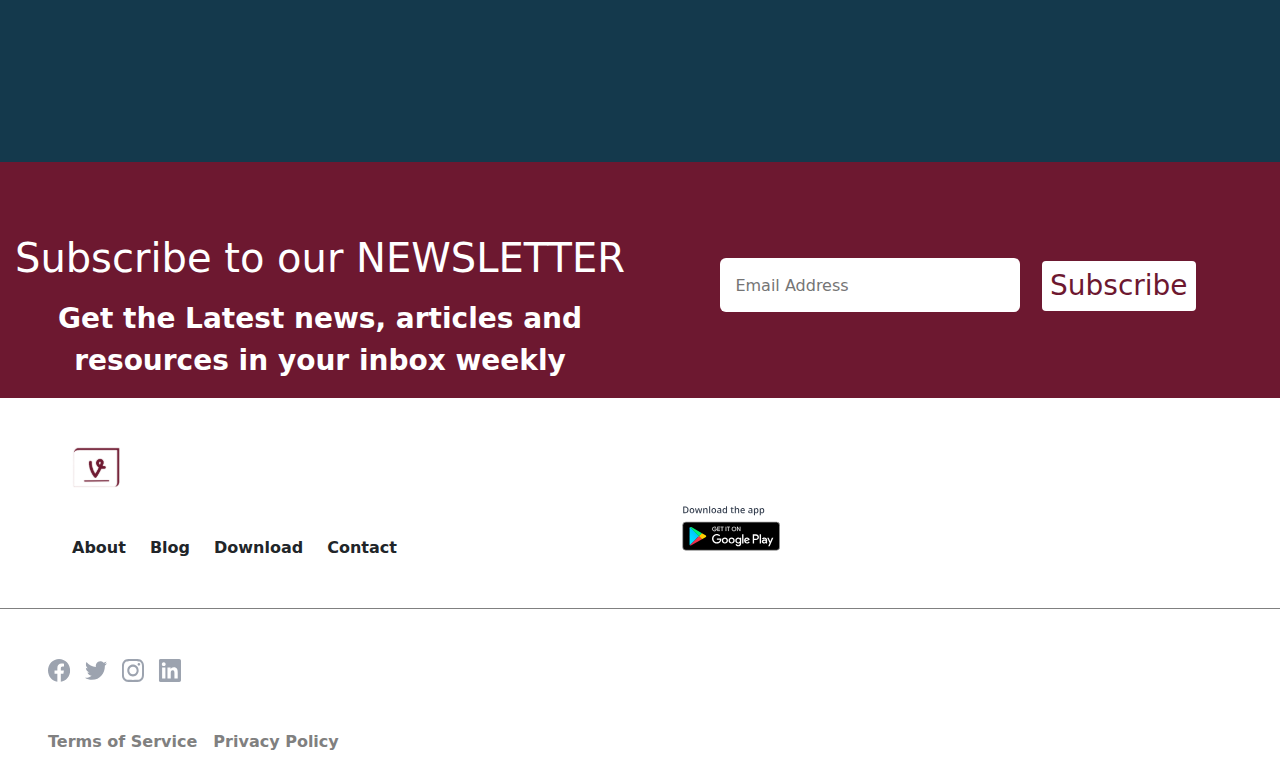
<file: contact.html>
<!DOCTYPE html>
<html lang="en">
<head>
    <meta charset="UTF-8">
    <meta name="viewport" content="width=device-width, initial-scale=1.0">
    <title>Document</title>
    <link rel="stylesheet" href="style.css">
    <link rel="stylesheet" href="https://cdn.jsdelivr.net/npm/bootstrap@5.3.2/dist/css/bootstrap.min.css">
</head>
<body>
    <header>
        <nav class="navbar navbar-expand-lg bg-body-tertiary shadow-sm">
            <div class="container-fluid">
              <img src="Img/image 17.svg" alt="Logo" class="me-5 ms-lg-5 img-fluid ">
              <button class="navbar-toggler" type="button" data-bs-toggle="collapse" data-bs-target="#navbarNavDropdown" aria-controls="navbarNavDropdown" aria-expanded="false" aria-label="Toggle navigation">
                <span class="navbar-toggler-icon"></span>
              </button>
              <div class="collapse navbar-collapse" id="navbarNavDropdown">
                <ul class="navbar-nav mx-auto gap-3 gap-lg-4">
                  <li class="nav-item ">
                    <a class="nav-link active ms-lg-5 fs-4 link-dark home"  href="index.html">Home</a>
                  </li>
                  <li class="nav-item ">
                    <a class="nav-link fs-4 link-dark home" href="about.html">About</a>
                  </li>
                  <li class="nav-item ">
                    <a class="nav-link fs-4 link-dark home" href="blog.html">Blog</a>
                  </li>
                  <li class="nav-item ">
                    <a class="nav-link fs-4 link-dark home" href="download.html">Download</a>
                  </li>
                  <li class="nav-item ">
                    <a class="nav-link fs-4 link-dark home" href="contact.html">Contact</a>
                  </li>
                </ul>
                <button type="button" class="btn btn-secondary ms-auto me-1 border-0 text-center" style="background-color: #6d1830;">Download Now</button>
              </div>
            </div>
          </nav>
        </header>
    
          <main>
            
            <section class="container-fluid">
                <div class="row text-center" style="background-color: rgb(20,57,76);">
                    <div class="col-lg-6 mx-auto">
                        <h3 class="text-white fw-bold my-lg-5 fs-1 my-3">Reach Out to us Easily!</h3>
                        <p class="text-white fw-bold my-lg-5 fs-4">Get to know the story behind our favorite 3D app</p>
                    </div>
                    <div class="col-lg-6">
                        <img src="Img/Frame 40651.svg" alt="" class="my-3 mx-auto col-5">
                    </div>
                </div>
            </section>

            <section>
                <div class="card mb-3" >
                    <div class="row g-0">
                      <div class="col-md-4">
                        <img src="Img/Image111.svg" class="img-fluid rounded-start" alt="...">
                      </div>
                      <div class="col-md-6 my-auto mx-auto">
                        <div class="card-body">
                        <form action="">
                            <label for="rounded" class="fw-bold fs-4 my-3">Full Name</label> <br>
                            <input type="text " class="rounded" placeholder="Enter Your Full Name" style="width: 70%; height: 4vh; padding: 5px;">
                        </form>

                        <form action="">
                            <label for="rounded" class="fw-bold fs-4 my-3">Email Address</label> <br>
                            <input type="email " class="rounded" placeholder="Enter Your Email" style="width: 70%; height: 4vh; padding: 5px;">
                        </form>

                        <form action="">
                            <label for="rounded" class="fw-bold fs-4 my-3">Message</label> <br>
                            <input type="text " class="rounded" placeholder="Enter Your Full Name" style="width: 70%; height: 14vh; padding: 5px;">
                        </form>

                        <button type="button" class="btn btn-secondary mx-auto me-1 border-0 text-center fs-3 mt-5 " style="background-color: #6d1830; color: white">Subscribe</button>
                        </div>
                      </div>
                    </div>
                  </div>
            </section>

            <section class="container-fluid " style="background-color: rgb(255,249,242);" >
            <div class="row g-5 col-lg-10 mx-auto" style="padding-bottom: 100px; border-bottom: grey 1px solid;"   >
                <h2 class="fs-1 fw-bold text-center" style="margin-top: 10%;">Prefer To Reach Out Directly?</h2>
                <div class="card col-lg-3 me-lg-5" style="background-color: rgb(255,249,242);" >
                    <img src="Img/Frame 40566.svg" class="col-2 col-lg-1 mx-auto mt-3" alt="...">
                    <div class="card-body ">
                      <h5 class="card-title fs-3">Help & Support</h5>
                      <p class="card-text">Lorem ipsum dolor sit amet consectetur. Eu adipiscing at faucibus elementum suspendisse.</p>
                      <a href="#" class="btn b">support@viewe.com</a>
                    </div>
                  </div>

                  <div class="card col-lg-3 me-lg-5" style="background-color: rgb(255,249,242);">
                    <img src="Img/Frame 40566.svg" class="col-2 col-lg-1 mx-auto mt-3" alt="...">
                    <div class="card-body">
                      <h5 class="card-title fs-3">Sales & Enquiries</h5>
                      <p class="card-text">Lorem ipsum dolor sit amet consectetur. Eu adipiscing at faucibus elementum suspendisse.</p>
                      <a href="#" class="btn ">support@viewe.com</a>
                    </div>
                  </div>

                  <div class="card col-lg-3" style="background-color: rgb(255,249,242);">
                    <img src="Img/Frame 40566.svg" class="col-2 col-lg-1 mx-auto mt-3" alt="...">
                    <div class="card-body">
                      <h5 class="card-title fs-3">Media & Press</h5>
                      <p class="card-text">Lorem ipsum dolor sit amet consectetur. Eu adipiscing at faucibus elementum suspendisse.</p>
                      <a href="#" class="btn ">support@viewe.com</a>
                    </div>
                  </div>
                </div>
            </section>


            <section class="text-center">
                <h3 class="fs-3 fw-bold py-5">Frequently Asked Questions</h3>
                <p class="fs-2">Everything you need to know about the ViewE applcation</p>

                <div class="accordion text-center col-8 mx-auto " id="accordionExample">
                    <div class="accordion-item">
                      <h2 class="accordion-header">
                        <button class="accordion-button fs-3 fw-bold pt-lg-5 mb-5" type="button" data-bs-toggle="collapse" data-bs-target="#collapseOne" aria-expanded="true" aria-controls="collapseOne">
                          Is the application compactible with all Devices
                        </button>
                      </h2>
                      <div id="collapseOne" class="accordion-collapse collapse show" data-bs-parent="#accordionExample">
                        <div class="accordion-body">
                          <strong>Lorem ipsum dolor sit amet consectetur. Eu adipiscing at faucibus elementum suspendisse. Est lacus eu sit urna tincidunt ipsum massa. Est nisl neque ac suspendisse a lectus feugiat netus. the though the transition does limit overflow.
                        </div>
                      </div>
                    </div>
                    <div class="accordion-item">
                      <h2 class="accordion-header">
                        <button class="accordion-button collapsed fs-3 fw-bold p-lg-5" type="button" data-bs-toggle="collapse" data-bs-target="#collapseTwo" aria-expanded="false" aria-controls="collapseTwo">
                          How safe is my data on this platform?
                        </button>
                      </h2>
                      <div id="collapseTwo" class="accordion-collapse collapse" data-bs-parent="#accordionExample">
                        <div class="accordion-body">
                          <strong>This is the second item's accordion body.</strong> It is hidden by default, until the collapse plugin adds the appropriate classes that we use to style each element. These classes control the overall appearance, as well as the showing and hiding via CSS transitions. You can modify any of this with custom CSS or overriding our default variables. It's also worth noting that just about any HTML can go within the <code>.accordion-body</code>, though the transition does limit overflow.
                        </div>
                      </div>
                    </div>
                    <div class="accordion-item">
                      <h2 class="accordion-header">
                        <button class="accordion-button collapsed fs-3 fw-bold p-lg-5" type="button" data-bs-toggle="collapse" data-bs-target="#collapseThree" aria-expanded="false" aria-controls="collapseThree">
                          Can I get help if i run into a problem while using the platform?
                        </button>
                      </h2>
                      <div id="collapseThree" class="accordion-collapse collapse" data-bs-parent="#accordionExample">
                        <div class="accordion-body">
                          <strong>This is the third item's accordion body.</strong> It is hidden by default, until the collapse plugin adds the appropriate classes that we use to style each element. These classes control the overall appearance, as well as the showing and hiding via CSS transitions. You can modify any of this with custom CSS or overriding our default variables. It's also worth noting that just about any HTML can go within the <code>.accordion-body</code>, though the transition does limit overflow.
                        </div>
                      </div>
                    </div>
                    <div class="accordion-item">
                        <h2 class="accordion-header">
                          <button class="accordion-button collapsed fs-3 fw-bold p-lg-5 mb-5" type="button" data-bs-toggle="collapse" data-bs-target="#collapseTwo" aria-expanded="false" aria-controls="collapseTwo">
                            Do I pay to use the application?
                          </button>
                        </h2>
                        <div id="collapseTwo" class="accordion-collapse collapse" data-bs-parent="#accordionExample">
                          <div class="accordion-body">
                            <strong>This is the second item's accordion body.</strong> It is hidden by default, until the collapse plugin adds the appropriate classes that we use to style each element. These classes control the overall appearance, as well as the showing and hiding via CSS transitions. You can modify any of this with custom CSS or overriding our default variables. It's also worth noting that just about any HTML can go within the <code>.accordion-body</code>, though the transition does limit overflow.
                          </div>
                        </div>
                      </div>
                      
                  </div>
            </section>

            <section class="container-fluid mt-5">

                <div class="row mt-4" style="background-color: rgb(20,57,76); height: 100vh;" >
        
                  <div class="col-lg-4">
                    <img src="Img/image 15.svg" alt="iphone" class="col-11 m-0 img-fluid">
                  </div>
                  
                  <div class=" col-lg-4 ms-lg-5 my-auto mx-auto ms-lg-5">
                      <h3 class="fs-1 text-white mt-5">Get started today with the best Immersive 3d experience</h3>
                      <p class="text-white my-3 fs-3 my-5">A new way to interact with your environment.</p>
                      <button type="button" class="btn btn-light btn-lg ms-5">Download Now</button>
                  </div>
                
                
                 </div>
        
                </section>

                <div class="container-fluid">
                    <div class="row text-center " style="background-color: rgb(109,24,48);">
          
                      <div class="text-center col-lg-6 mt-4 my-auto">
                          <h3 class="fs-1 text-white mt-5">Subscribe to our NEWSLETTER</h3>
                          <p class="text-white my-3 fs-3">  Get the Latest news, articles and resources in your inbox weekly</p>
                      </div>
                    
                      <div class="col-lg-6 mt-3 my-auto mt-lg-5">
                        
                        <input type="text" placeholder="Email Address" class="rounded border-0 mt-lg-5" style="width: 300px; height: 6vh; padding: 15px;">
          
                    
                        <button type="button" class="btn btn-secondary btn-sm  me-1 border-0 text-center fs-3 mt-3 mt-lg-0 ms-lg-3 mb-5 mb-lg-0" style="background-color: white; color: #6d1830;">Subscribe</button>
                      </div>
                    
                     </div>
                   </div>
          
                   <footer>
                    <div class="container-fluid">
                      <div class="row ms-lg-5">
          
                        <div class="col-6">
                          <img src="Img/image 17.svg" alt="" class="mt-5 col-5 col-lg-1">
          
                        <div class="d-flex gap-4 fw-bold my-5">
                          <span>About</span>
                          <span>Blog</span>
                          <span>Download</span>
                          <span>Contact</span>
                        </div>
                      </div> 
          
                      <div class="col-6 mx-auto my-lg-auto" >
                        <img src="Img/Download.svg" alt="" class="col-10 col-lg-2 mt-lg-5">
                      </div>
                    </div>
                      
                  </div>
          
                  <div  style="border-top: 1px solid grey; padding-top: 50px;">
                      <div class="col-lg-5">
                      <img src="Img/Icons.svg" alt="" class="col-6 col-lg-3 mb-5 ms-lg-5">
                      </div>
          
                      <div class="col-lg-5 d-flex g-5 ms-lg-5 ">
                          <p class="me-3 fw-bold " style="color: grey;">Terms of Service</p>
                          <p class=" fw-bold" style="color: grey;"> Privacy Policy</p>
                      </div>
                  </div>
                  </footer>
    </main>
    <script src="https://cdn.jsdelivr.net/npm/bootstrap@5.3.2/dist/js/bootstrap.bundle.min.js"></script>
</body>
</html>
</file>
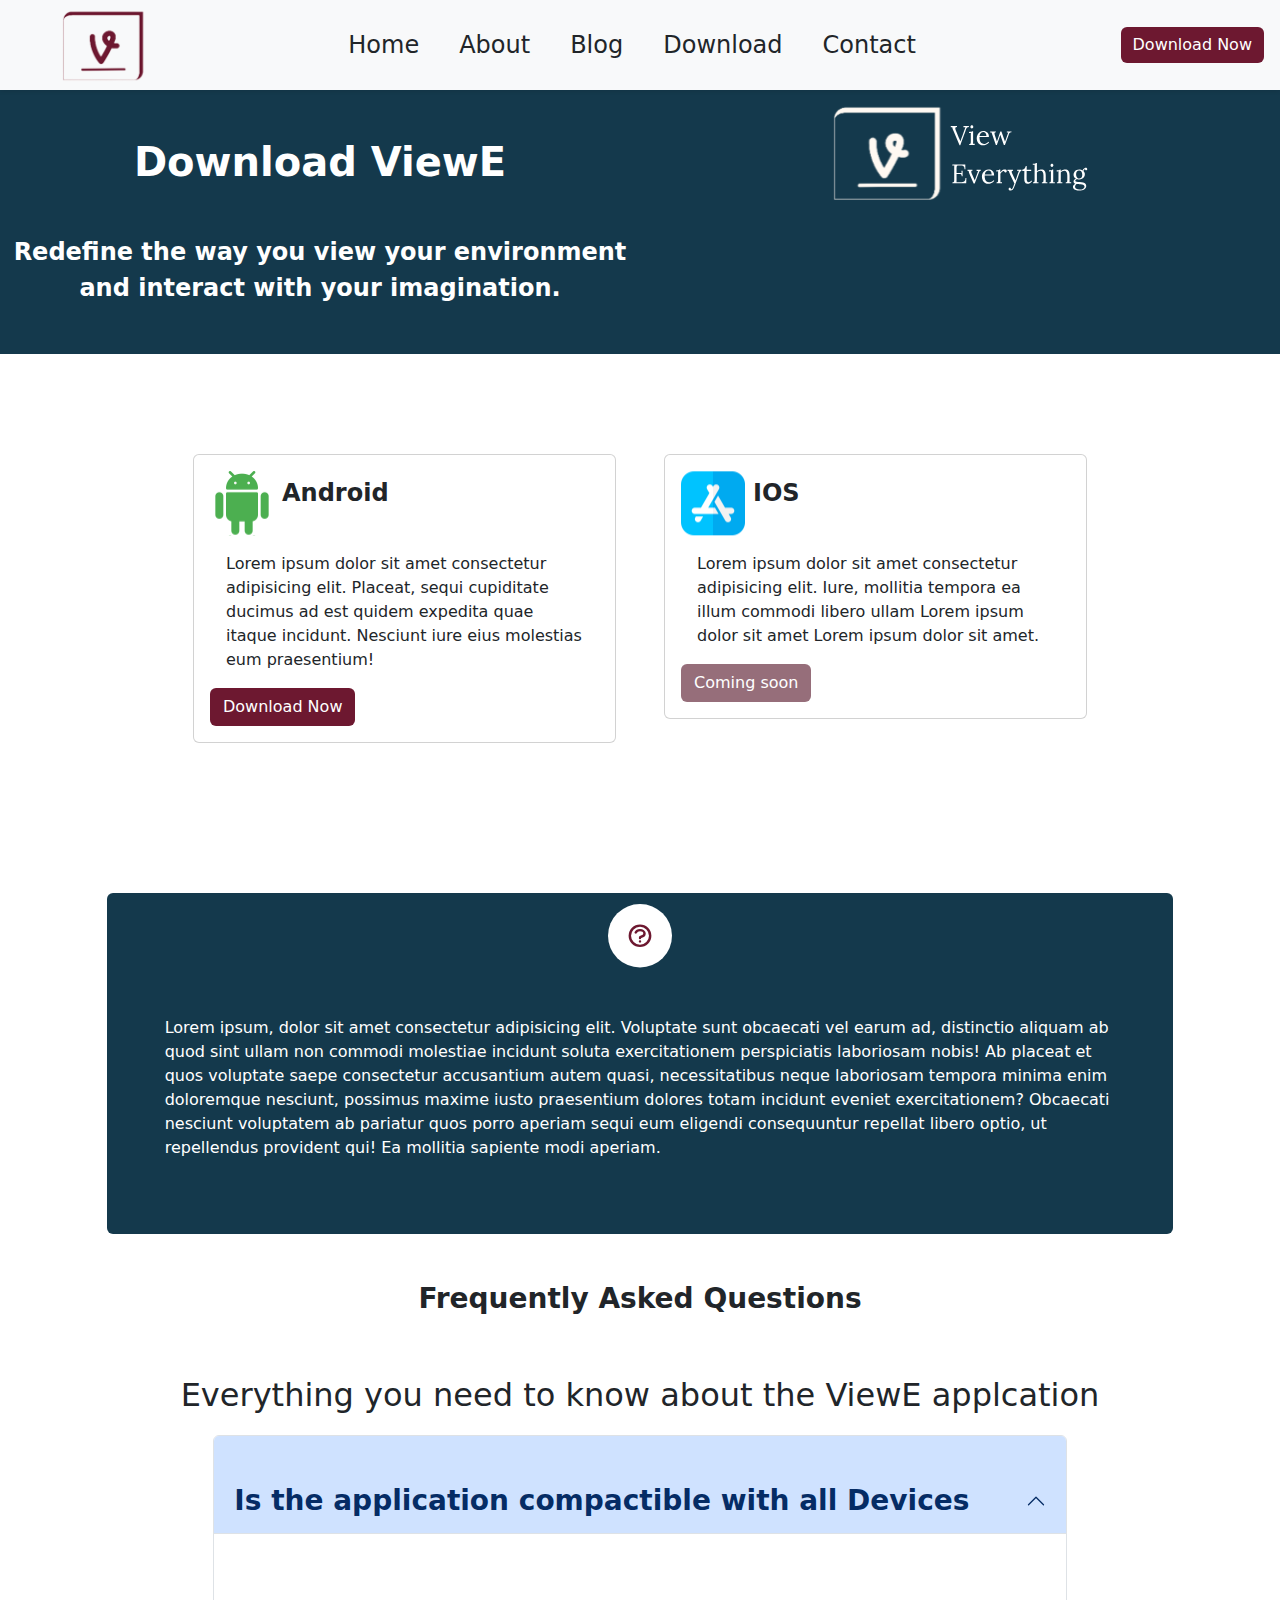
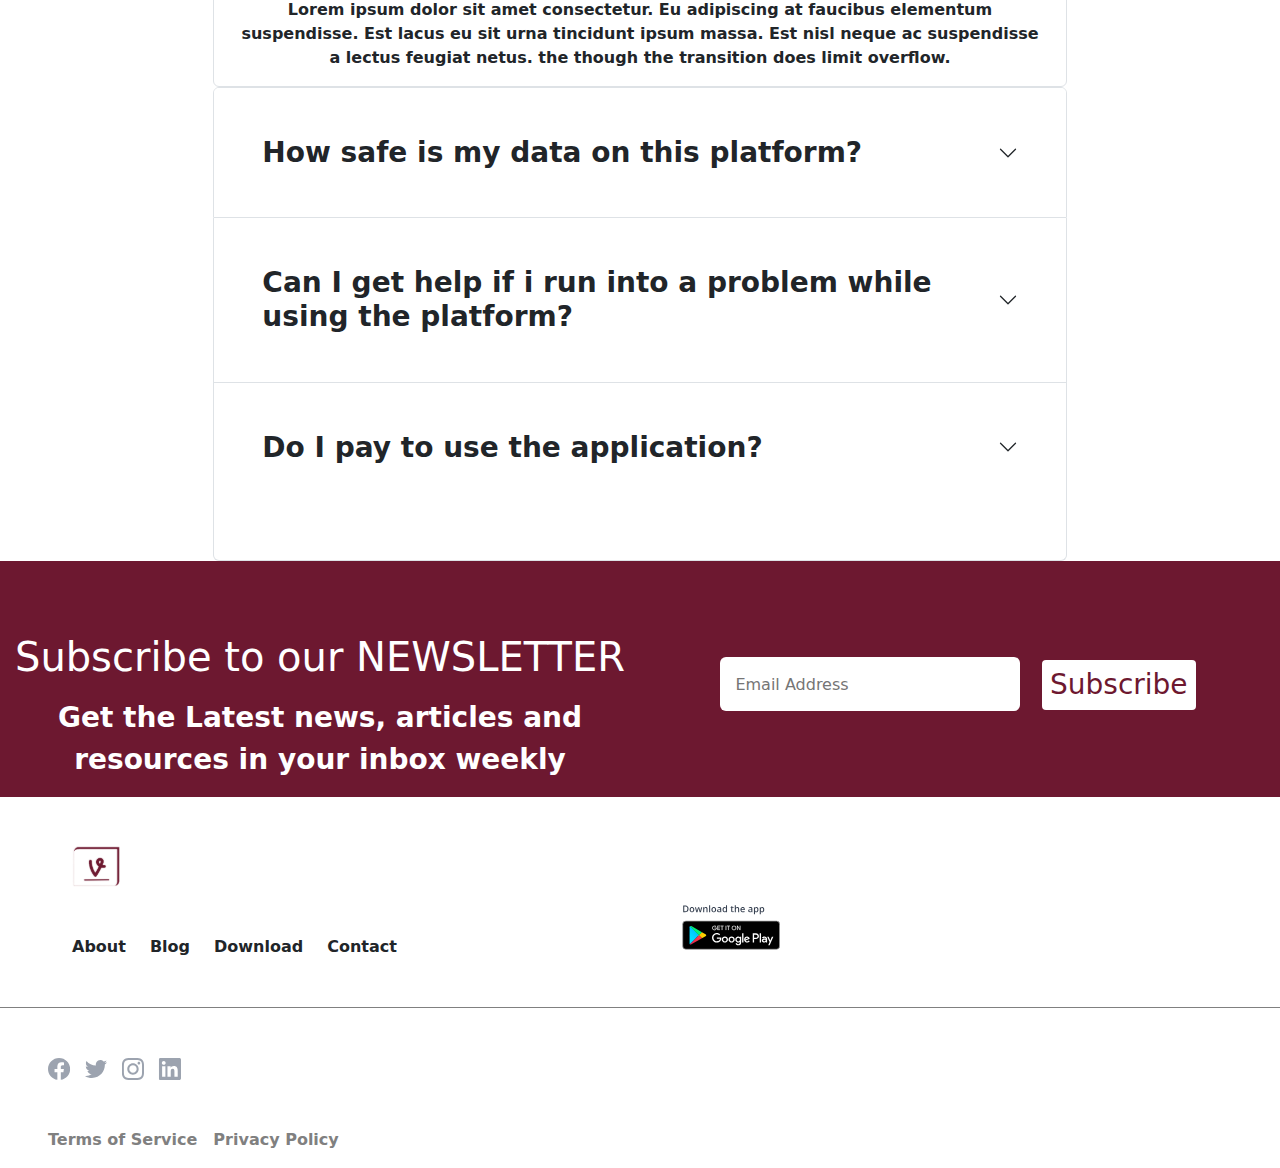
<file: download.html>
<!DOCTYPE html>
<html lang="en">
<head>
    <meta charset="UTF-8">
    <meta name="viewport" content="width=device-width, initial-scale=1.0">
    <title>Document</title>
      <link rel="stylesheet" href="style.css">  
    <link rel="stylesheet" href="https://cdn.jsdelivr.net/npm/bootstrap@5.3.2/dist/css/bootstrap.min.css">
</head>
<body>
    <header>
        <nav class="navbar navbar-expand-lg bg-body-tertiary shadow-sm">
            <div class="container-fluid">
              <img src="Img/image 17.svg" alt="Logo" class="me-5 ms-lg-5 img-fluid ">
              <button class="navbar-toggler" type="button" data-bs-toggle="collapse" data-bs-target="#navbarNavDropdown" aria-controls="navbarNavDropdown" aria-expanded="false" aria-label="Toggle navigation">
                <span class="navbar-toggler-icon"></span>
              </button>
              <div class="collapse navbar-collapse" id="navbarNavDropdown">
                <ul class="navbar-nav mx-auto gap-3 gap-lg-4">
                  <li class="nav-item ">
                    <a class="nav-link active ms-lg-5 fs-4 link-dark home"  href="index.html">Home</a>
                  </li>
                  <li class="nav-item ">
                    <a class="nav-link fs-4 link-dark home" href="about.html">About</a>
                  </li>
                  <li class="nav-item">
                    <a class="nav-link fs-4 link-dark home" href="blog.html">Blog</a>
                  </li>
                  <li class="nav-item ">
                    <a class="nav-link fs-4 link-dark home" href="download.html">Download</a>
                  </li>
                  <li class="nav-item ">
                    <a class="nav-link fs-4 link-dark home" href="contact.html">Contact</a>
                  </li>
                </ul>
                <button type="button" class="btn btn-secondary ms-auto me-1 border-0 text-center" style="background-color: #6d1830;">Download Now</button>
              </div>
            </div>
          </nav>
        </header>
    
          <main>
            
            <section class="container-fluid ">
                <div class="row text-center" style="background-color: rgb(20,57,76); ">
                    <div class="col-lg-6 mx-auto">
                        <h3 class="text-white fw-bold my-lg-5 fs-1 my-3">Download ViewE</h3>
                        <p class="text-white fw-bold my-lg-5 fs-4">Redefine the way you view your environment and interact with your imagination.</p>
                    </div>
                    <div class="col-lg-6">
                        <img src="Img/Frame 40651.svg" alt="" class="my-3 mx-auto col-5">
                    </div>
                </div>
            </section>

            <section class="container-fluid" style="margin-top: 100px; margin-bottom: 150px;">
                <div class="row col-lg-9 g-5 mx-auto " >
                    <div class="col-sm-6 mb-3 mb-sm-0">
                      <div class="card">
                        <div class="card-body">
                        <div class="d-flex">
                            <img src="Img/image 41.svg" alt="">
                            <h5 class="card-title m-2 fw-bold fs-4">Android</h5>
                        </div>
                          <p class="card-text m-3">Lorem ipsum dolor sit amet consectetur adipisicing elit. Placeat, sequi cupiditate ducimus ad est quidem expedita quae itaque incidunt. Nesciunt iure eius molestias eum praesentium!</p>
                          <a href="#" class="btn " style="background-color: #6d1830; color: white;">Download Now</a>
                        </div>
                      </div>
                    </div>
                    <div class="col-sm-6">
                      <div class="card">
                        <div class="card-body">
                            <div class="d-flex">
                                <img src="Img/image 42.svg" alt="">
                                <h5 class="card-title m-2 fw-bold fs-4">IOS</h5>
                            </div>                          
                            <p class="card-text m-3">Lorem ipsum dolor sit amet consectetur adipisicing elit. Iure, mollitia tempora ea illum commodi libero ullam Lorem ipsum dolor sit amet Lorem ipsum dolor sit amet. </p>
                          <a href="#" class="btn " style="background-color: #6d3545b7; color: white;">Coming soon</a>
                        </div>
                      </div>
                    </div>
                  </div>
            </section>
        
        <section class="container-fluid col-10 rounded" style="background-color: #14394c;">
            <div class="row" style="padding: 10px;">
                <img src="Img/Frame 40676.svg" alt="" class="col-4 col-lg-1 mx-auto">
                <p class="p-5" style="color: white;">Lorem ipsum, dolor sit amet consectetur adipisicing elit. Voluptate sunt obcaecati vel earum ad, distinctio aliquam ab quod sint ullam non commodi molestiae incidunt soluta exercitationem perspiciatis laboriosam nobis! Ab placeat et quos voluptate saepe consectetur accusantium autem quasi, necessitatibus neque laboriosam tempora minima enim doloremque nesciunt, possimus maxime iusto praesentium dolores totam incidunt eveniet exercitationem? Obcaecati nesciunt voluptatem ab pariatur quos porro aperiam sequi eum eligendi consequuntur repellat libero optio, ut repellendus provident qui! Ea mollitia sapiente modi aperiam.</p>
            </div>
        </section>

        <section class="text-center">
            <h3 class="fs-3 fw-bold py-5">Frequently Asked Questions</h3>
            <p class="fs-2">Everything you need to know about the ViewE applcation</p>

            <div class="accordion text-center col-8 mx-auto " id="accordionExample">
                <div class="accordion-item">
                  <h2 class="accordion-header">
                    <button class="accordion-button fs-3 fw-bold pt-lg-5 mb-5" type="button" data-bs-toggle="collapse" data-bs-target="#collapseOne" aria-expanded="true" aria-controls="collapseOne">
                      Is the application compactible with all Devices
                    </button>
                  </h2>
                  <div id="collapseOne" class="accordion-collapse collapse show" data-bs-parent="#accordionExample">
                    <div class="accordion-body">
                      <strong>Lorem ipsum dolor sit amet consectetur. Eu adipiscing at faucibus elementum suspendisse. Est lacus eu sit urna tincidunt ipsum massa. Est nisl neque ac suspendisse a lectus feugiat netus. the though the transition does limit overflow.
                    </div>
                  </div>
                </div>
                <div class="accordion-item">
                  <h2 class="accordion-header">
                    <button class="accordion-button collapsed fs-3 fw-bold p-lg-5" type="button" data-bs-toggle="collapse" data-bs-target="#collapseTwo" aria-expanded="false" aria-controls="collapseTwo">
                      How safe is my data on this platform?
                    </button>
                  </h2>
                  <div id="collapseTwo" class="accordion-collapse collapse" data-bs-parent="#accordionExample">
                    <div class="accordion-body">
                      <strong>This is the second item's accordion body.</strong> It is hidden by default, until the collapse plugin adds the appropriate classes that we use to style each element. These classes control the overall appearance, as well as the showing and hiding via CSS transitions. You can modify any of this with custom CSS or overriding our default variables. It's also worth noting that just about any HTML can go within the <code>.accordion-body</code>, though the transition does limit overflow.
                    </div>
                  </div>
                </div>
                <div class="accordion-item">
                  <h2 class="accordion-header">
                    <button class="accordion-button collapsed fs-3 fw-bold p-lg-5" type="button" data-bs-toggle="collapse" data-bs-target="#collapseThree" aria-expanded="false" aria-controls="collapseThree">
                      Can I get help if i run into a problem while using the platform?
                    </button>
                  </h2>
                  <div id="collapseThree" class="accordion-collapse collapse" data-bs-parent="#accordionExample">
                    <div class="accordion-body">
                      <strong>This is the third item's accordion body.</strong> It is hidden by default, until the collapse plugin adds the appropriate classes that we use to style each element. These classes control the overall appearance, as well as the showing and hiding via CSS transitions. You can modify any of this with custom CSS or overriding our default variables. It's also worth noting that just about any HTML can go within the <code>.accordion-body</code>, though the transition does limit overflow.
                    </div>
                  </div>
                </div>
                <div class="accordion-item">
                    <h2 class="accordion-header">
                      <button class="accordion-button collapsed fs-3 fw-bold p-lg-5 mb-5" type="button" data-bs-toggle="collapse" data-bs-target="#collapseTwo" aria-expanded="false" aria-controls="collapseTwo">
                        Do I pay to use the application?
                      </button>
                    </h2>
                    <div id="collapseTwo" class="accordion-collapse collapse" data-bs-parent="#accordionExample">
                      <div class="accordion-body">
                        <strong>This is the second item's accordion body.</strong> It is hidden by default, until the collapse plugin adds the appropriate classes that we use to style each element. These classes control the overall appearance, as well as the showing and hiding via CSS transitions. You can modify any of this with custom CSS or overriding our default variables. It's also worth noting that just about any HTML can go within the <code>.accordion-body</code>, though the transition does limit overflow.
                      </div>
                    </div>
                  </div>
                  
              </div>
        </section>


            <div class="container-fluid">
                <div class="row text-center " style="background-color: rgb(109,24,48);">
      
                  <div class="text-center col-lg-6 mt-4 my-auto">
                      <h3 class="fs-1 text-white mt-5">Subscribe to our NEWSLETTER</h3>
                      <p class="text-white my-3 fs-3">  Get the Latest news, articles and resources in your inbox weekly</p>
                  </div>
                
                  <div class="col-lg-6 mt-3 my-auto mt-lg-5">
                    
                    <input type="text" placeholder="Email Address" class="rounded border-0 mt-lg-5" style="width: 300px; height: 6vh; padding: 15px;">
      
                
                    <button type="button" class="btn btn-secondary btn-sm  me-1 border-0 text-center fs-3 mt-3 mt-lg-0 ms-lg-3 mb-5 mb-lg-0" style="background-color: white; color: #6d1830;">Subscribe</button>
                  </div>
                
                 </div>
               </div>
      
               <footer>
                <div class="container-fluid">
                  <div class="row ms-lg-5">
      
                    <div class="col-6">
                      <img src="Img/image 17.svg" alt="" class="mt-5 col-5 col-lg-1">
      
                    <div class="d-flex gap-4 fw-bold my-5">
                      <span >About</span>
                      <span>Blog</span>
                      <span>Download</span>
                      <span>Contact</span>
                    </div>
                  </div> 
      
                  <div class="col-6 mx-auto my-lg-auto" >
                    <img src="Img/Download.svg" alt="" class="col-10 col-lg-2 mt-lg-5">
                  </div>
                </div>
                  
              </div>
      
              <div  style="border-top: 1px solid grey; padding-top: 50px;">
                  <div class="col-lg-5">
                  <img src="Img/Icons.svg" alt="" class="col-6 col-lg-3 mb-5 ms-lg-5">
                  </div>
      
                  <div class="col-lg-5 d-flex g-5 ms-lg-5 ">
                      <p class="me-3 fw-bold " style="color: grey;">Terms of Service</p>
                      <p class=" fw-bold" style="color: grey;"> Privacy Policy</p>
                  </div>
              </div>
              </footer>
    </main>
    <script src="https://cdn.jsdelivr.net/npm/bootstrap@5.3.2/dist/js/bootstrap.bundle.min.js"></script>
</body>
</html>
</file>
<file: style.css>
html, body{
    overflow-x: hidden;
}

.home:hover{
    border-bottom: 1px solid brown;
    transition: 0.3s;
    font-weight: bold;
    color: brown !important;
}

.home{
    font-weight: bold;
}
</file>
